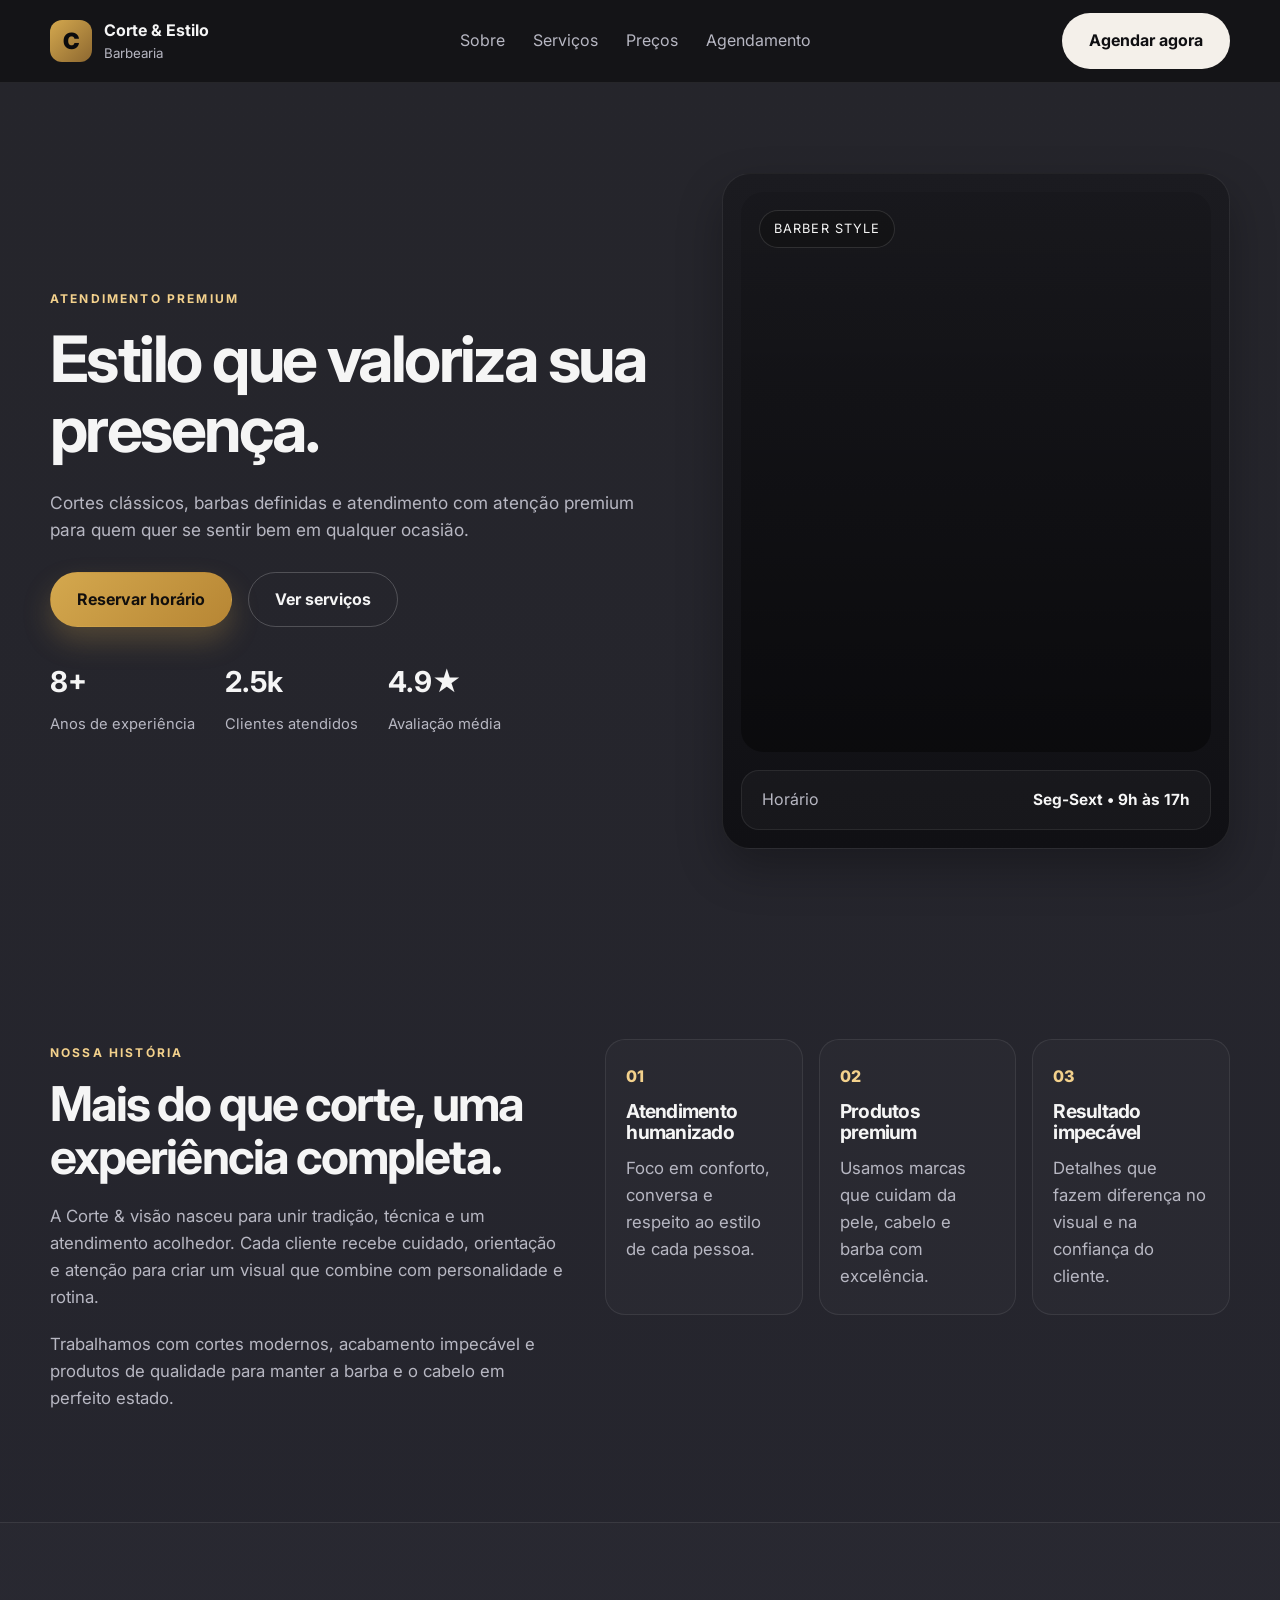
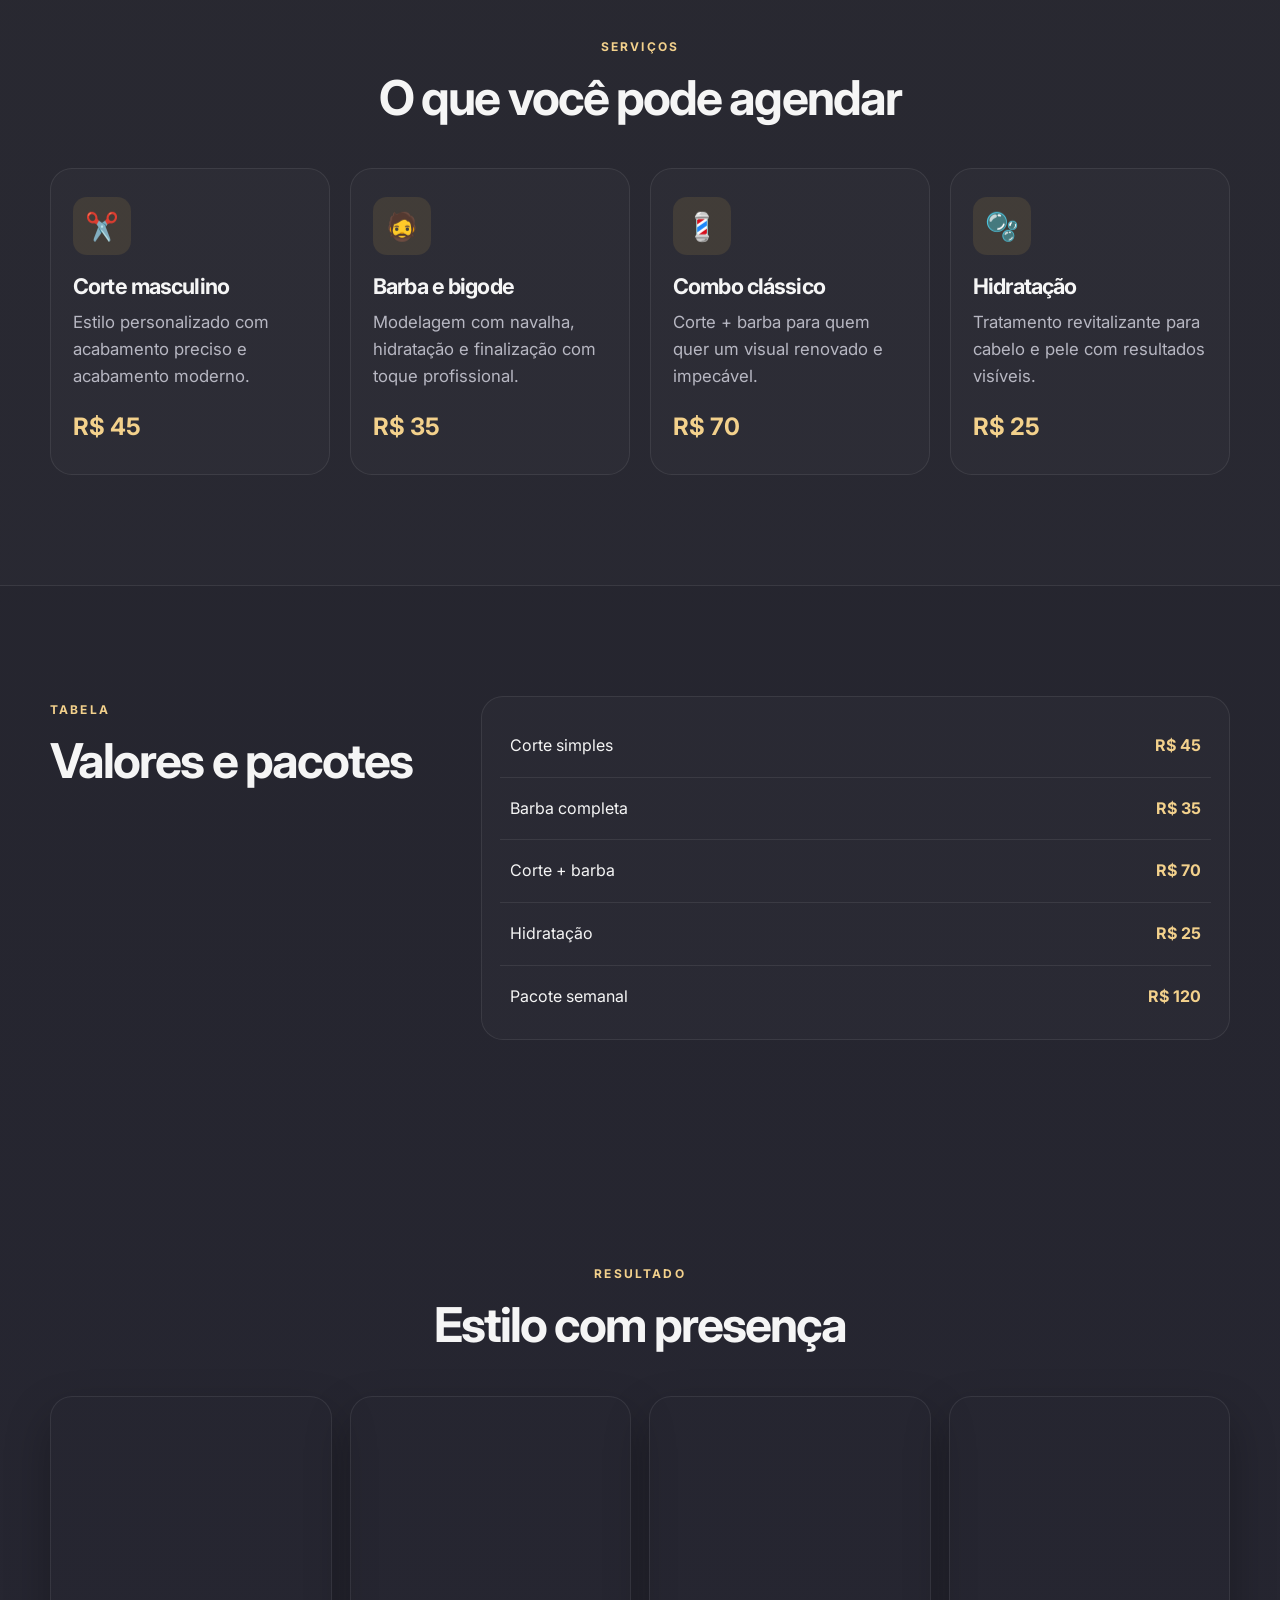
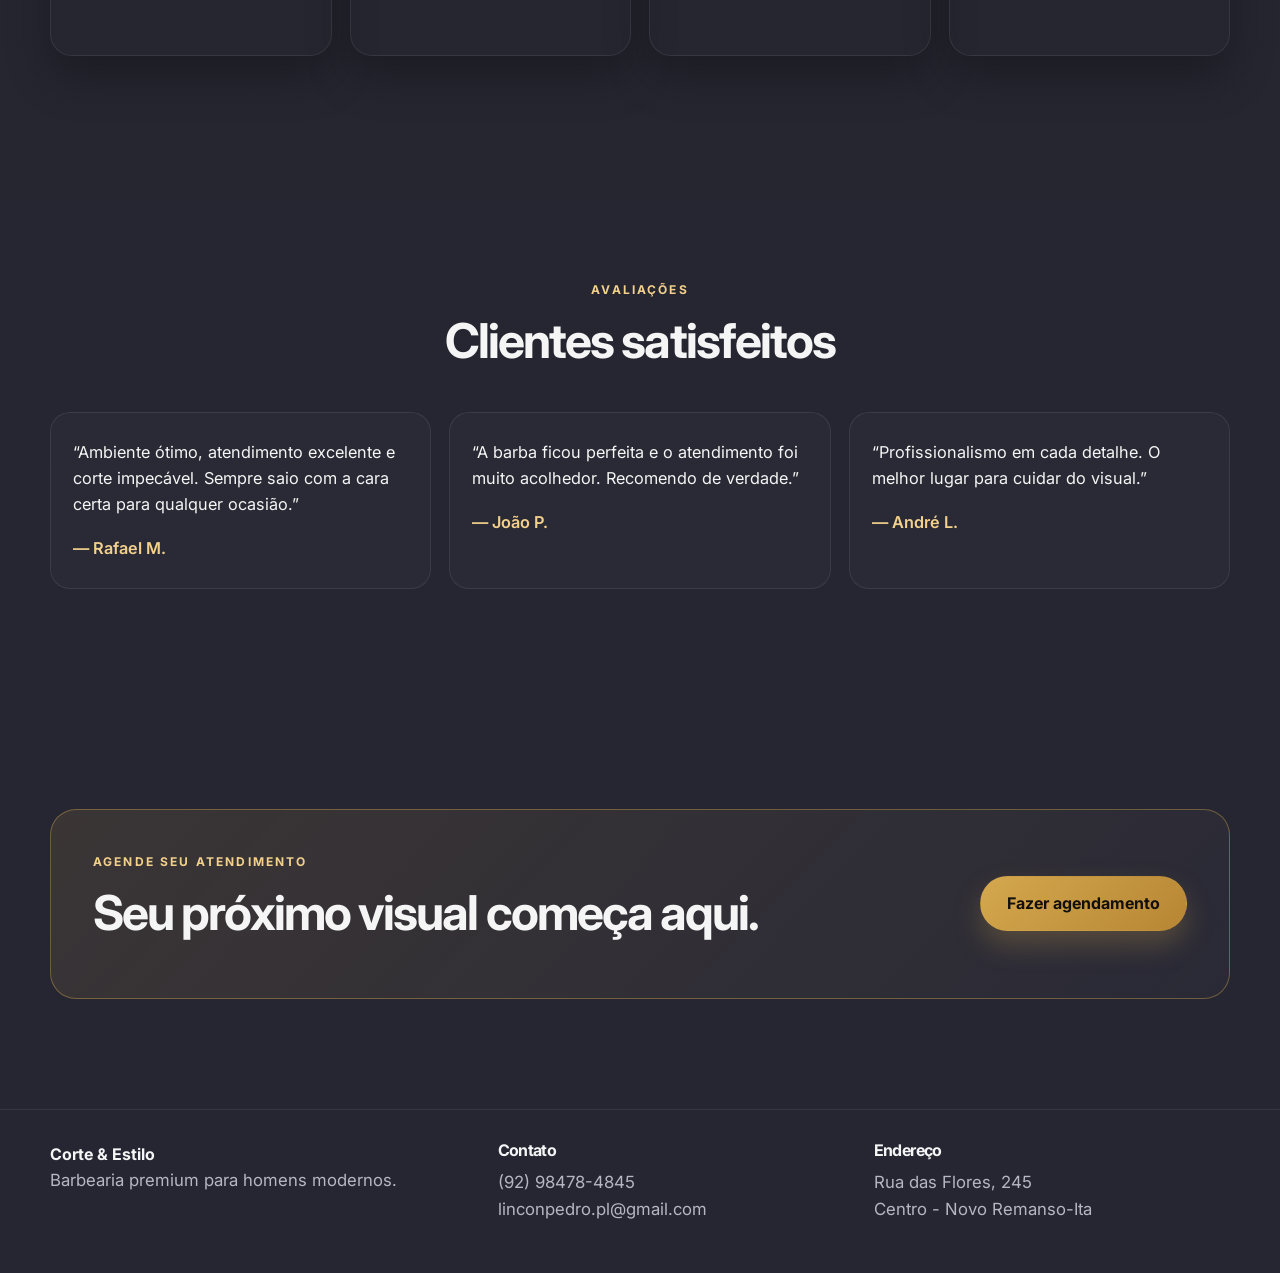
<file: barbearia/index.html>
<!DOCTYPE html>
<html lang="pt-br">
<head>
    <meta charset="UTF-8">
    <meta name="viewport" content="width=device-width, initial-scale=1.0">
    <title>Barbearia Corte & Estilo</title>
   
    <link rel="preconnect" href="https://fonts.googleapis.com">
    <link rel="preconnect" href="https://fonts.gstatic.com" crossorigin>
    <link href="https://fonts.googleapis.com/css2?family=Inter:wght@400;500;600;700;800;900&display=swap" rel="stylesheet">
    <link rel="stylesheet" href="style.css">
</head>
<body>
    <header class="topbar">
        <div class="container nav">
            <div class="logo">
                <span class="logo-mark">C</span>
                <div>
                    <strong>Corte & Estilo</strong>
                    <small>Barbearia</small>
                </div>
            </div>

            <nav>
                <a href="#sobre">Sobre</a>
                <a href="#servicos">Serviços</a>
                <a href="#precos">Preços</a>
                <a href="#agendamento">Agendamento</a>
            </nav>

            <a class="btn btn-dark" href="pag1.html">Agendar agora</a>
        </div>
    </header>

    <main>
        <section class="hero">
            <div class="container hero-grid">
                <div class="hero-copy">
                    <span class="eyebrow">Atendimento premium</span>
                    <h1>Estilo que valoriza sua presença.</h1>
                    <p>
                        Cortes clássicos, barbas definidas e atendimento com atenção premium para quem 
                        quer se sentir bem em qualquer ocasião.
                    </p>

                    <div class="hero-actions">
                        <a class="btn btn-gold" href="pag1.html">Reservar horário</a>
                        <a class="btn btn-light" href="#servicos">Ver serviços</a>
                    </div>

                    <div class="hero-stats">
                        <div>
                            <strong>8+</strong>
                            <span>Anos de experiência</span>
                        </div>
                        <div>
                            <strong>2.5k</strong>
                            <span>Clientes atendidos</span>
                        </div>
                        <div>
                            <strong>4.9★</strong>
                            <span>Avaliação média</span>
                        </div>
                    </div>
                </div>

                <div class="hero-visual">
                    <div class="card-visual">
                        <div class="photo-frame">
                            <div class="mini-badge">Barber style</div>
                        </div>
                        <div class="info-box">
                            <span>Horário</span>
                            <strong>Seg-Sext • 9h às 17h</strong>
                        </div>
                    </div>
                </div>
            </div>
        </section>

        <section id="sobre" class="about section">
            <div class="container about-grid">
                <div class="about-text">
                    <span class="eyebrow">Nossa história</span>
                    <h2>Mais do que corte, uma experiência completa.</h2>
                    <p>
                        A Corte & visão nasceu para unir tradição, técnica e um atendimento acolhedor. 
                        Cada cliente recebe cuidado, orientação e atenção para criar um visual que combine
                        com personalidade e rotina.
                    </p>
                    <p>
                        Trabalhamos com cortes modernos, acabamento impecável e produtos de qualidade para 
                        manter a barba e o cabelo em perfeito estado.
                    </p>
                </div>

                <div class="about-points">
                    <div class="point">
                        <span>01</span>
                        <h3>Atendimento humanizado</h3>
                        <p>Foco em conforto, conversa e respeito ao estilo de cada pessoa.</p>
                    </div>
                    <div class="point">
                        <span>02</span>
                        <h3>Produtos premium</h3>
                        <p>Usamos marcas que cuidam da pele, cabelo e barba com excelência.</p>
                    </div>
                    <div class="point">
                        <span>03</span>
                        <h3>Resultado impecável</h3>
                        <p>Detalhes que fazem diferença no visual e na confiança do cliente.</p>
                    </div>
                </div>
            </div>
        </section>

        <section id="servicos" class="services section">
            <div class="container">
                <div class="section-heading">
                    <span class="eyebrow">Serviços</span>
                    <h2>O que você pode agendar</h2>
                </div>

                <div class="cards-grid">
                    <article class="service-card">
                        <div class="icon">✂️</div>
                        <h3>Corte masculino</h3>
                        <p>Estilo personalizado com acabamento preciso e acabamento moderno.</p>
                        <strong>R$ 45</strong>
                    </article>

                    <article class="service-card">
                        <div class="icon">🧔</div>
                        <h3>Barba e bigode</h3>
                        <p>Modelagem com navalha, hidratação e finalização com toque profissional.</p>
                        <strong>R$ 35</strong>
                    </article>

                    <article class="service-card">
                        <div class="icon">💈</div>
                        <h3>Combo clássico</h3>
                        <p>Corte + barba para quem quer um visual renovado e impecável.</p>
                        <strong>R$ 70</strong>
                    </article>

                    <article class="service-card">
                        <div class="icon">🫧</div>
                        <h3>Hidratação</h3>
                        <p>Tratamento revitalizante para cabelo e pele com resultados visíveis.</p>
                        <strong>R$ 25</strong>
                    </article>
                </div>
            </div>
        </section>

        <section id="precos" class="pricing section">
            <div class="container pricing-box">
                <div class="section-heading left">
                    <span class="eyebrow">Tabela</span>
                    <h2>Valores e pacotes</h2>
                </div>

                <div class="price-list">
                    <div class="price-row">
                        <span>Corte simples</span>
                        <strong>R$ 45</strong>
                    </div>
                    <div class="price-row">
                        <span>Barba completa</span>
                        <strong>R$ 35</strong>
                    </div>
                    <div class="price-row">
                        <span>Corte + barba</span>
                        <strong>R$ 70</strong>
                    </div>
                    <div class="price-row">
                        <span>Hidratação</span>
                        <strong>R$ 25</strong>
                    </div>
                    <div class="price-row">
                        <span>Pacote semanal</span>
                        <strong>R$ 120</strong>
                    </div>
                </div>
            </div>
        </section>

        <section class="gallery section">
            <div class="container">
                <div class="section-heading">
                    <span class="eyebrow">Resultado</span>
                    <h2>Estilo com presença</h2>
                </div>

                <div class="gallery-grid">
                    <div class="item item-one"></div>
                    <div class="item item-two"></div>
                    <div class="item item-three"></div>
                    <div class="item item-four"></div>
                </div>
            </div>
        </section>

        <section class="testimonials section">
            <div class="container">
                <div class="section-heading">
                    <span class="eyebrow">Avaliações</span>
                    <h2>Clientes satisfeitos</h2>
                </div>

                <div class="testimonial-grid">
                    <blockquote>
                        “Ambiente ótimo, atendimento excelente e corte impecável. Sempre saio com a cara 
                        certa para qualquer ocasião.”
                        <footer>— Rafael M.</footer>
                    </blockquote>
                    <blockquote>
                        “A barba ficou perfeita e o atendimento foi muito acolhedor. Recomendo de verdade.”
                        <footer>— João P.</footer>
                    </blockquote>
                    <blockquote>
                        “Profissionalismo em cada detalhe. O melhor lugar para cuidar do visual.”
                        <footer>— André L.</footer>
                    </blockquote>
                </div>
            </div>
        </section>

        <section id="agendamento" class="cta section">
            <div class="container cta-box">
                <div>
                    <span class="eyebrow">Agende seu atendimento</span>
                    <h2>Seu próximo visual começa aqui.</h2>
                </div>
                <a class="btn btn-gold" href="pag1.html">Fazer agendamento</a>
            </div>
        </section>
    </main>

    <footer class="footer">
        <div class="container footer-grid">
            <div>
                <strong>Corte & Estilo</strong>
                <p>Barbearia premium para homens modernos.</p>
            </div>
            <div>
                <h4>Contato</h4>
                <p>(92) 98478-4845</p>
                <p>linconpedro.pl@gmail.com</p>
            </div>
            <div>
                <h4>Endereço</h4>
                <p>Rua das Flores, 245</p>
                <p>Centro - Novo Remanso-Ita</p>
            </div>
        </div>
    </footer>
</body>
</html>
</file>
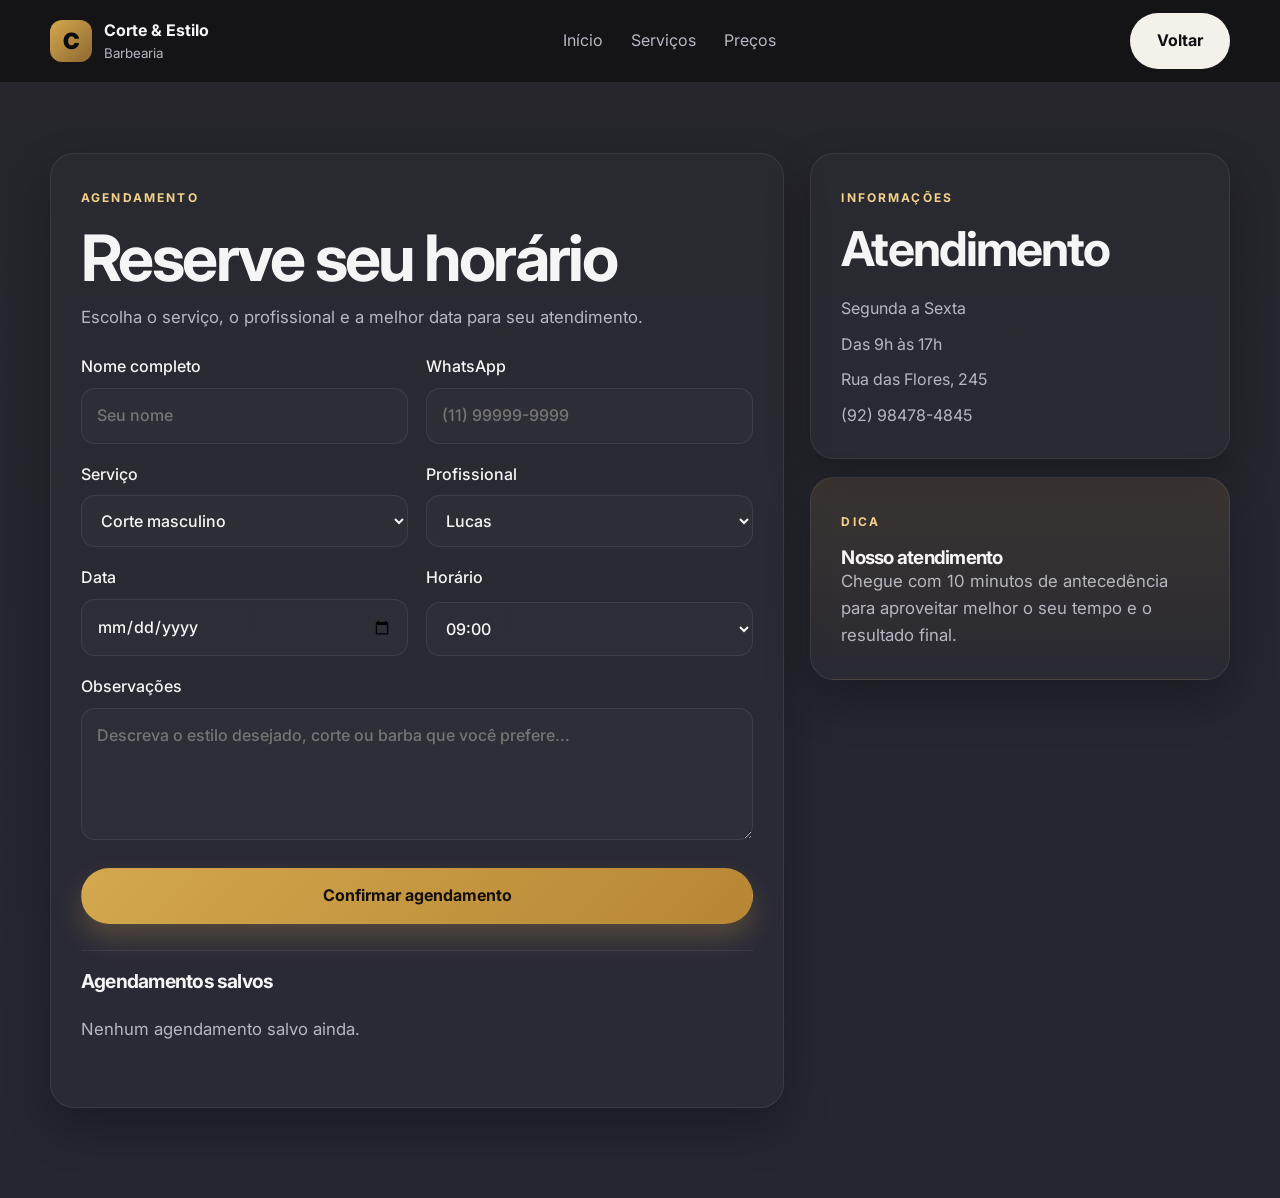
<file: barbearia/pag1.html>
<!DOCTYPE html>
<html lang="pt-br">
<head>
    <meta charset="UTF-8">
    <meta name="viewport" content="width=device-width, initial-scale=1.0">
    <title>Agendamento | Corte & Estilo</title>
    <meta name="description" content="Agende seu horário na barbearia Corte & Estilo.">
    <link rel="preconnect" href="https://fonts.googleapis.com">
    <link rel="preconnect" href="https://fonts.gstatic.com" crossorigin>
    <link href="https://fonts.googleapis.com/css2?family=Inter:wght@400;500;600;700;800;900&display=swap" rel="stylesheet">
    <link rel="stylesheet" href="style.css">
</head>
<body class="page-booking">
    <header class="topbar booking-header">
        <div class="container nav">
            <div class="logo">
                <span class="logo-mark">C</span>
                <div>
                    <strong>Corte & Estilo</strong>
                    <small>Barbearia</small>
                </div>
            </div>

            <nav>
                <a href="index.html">Início</a>
                <a href="index.html#servicos">Serviços</a>
                <a href="index.html#precos">Preços</a>
            </nav>

            <a class="btn btn-dark" href="index.html">Voltar</a>
        </div>
    </header>

    <main class="booking-main">
        <section class="booking-hero">
            <div class="container booking-layout">
                <div class="booking-card">
                    <span class="eyebrow">Agendamento</span>
                    <h1>Reserve seu horário</h1>
                    <p>Escolha o serviço, o profissional e a melhor data para seu atendimento.</p>

                    <form class="booking-form" id="formAgendamento">
                        <div class="field-row">
                            <label>
                                Nome completo
                                <input type="text" name="nome" placeholder="Seu nome" required>
                            </label>
                            <label>
                                WhatsApp
                                <input type="tel" name="whatsapp" placeholder="(11) 99999-9999" required>
                            </label>
                        </div>

                        <div class="field-row">
                            <label>
                                Serviço
                                <select name="servico" required>
                                    <option value="Corte masculino">Corte masculino</option>
                                    <option value="Barba e bigode">Barba e bigode</option>
                                    <option value="Combo clássico">Combo clássico</option>
                                    <option value="Hidratação">Hidratação</option>
                                </select>
                            </label>
                            <label>
                                Profissional
                                <select name="profissional" required>
                                    <option value="Lucas">Lucas</option>
                                    <option value="Mateus">Mateus</option>
                                    <option value="Rafael">Rafael</option>
                                </select>
                            </label>
                        </div>

                        <div class="field-row">
                            <label>
                                Data
                                <input type="date" name="data" required>
                            </label>
                            <label>
                                Horário
                                <select name="horario" required>
                                    <option value="09:00">09:00</option>
                                    <option value="10:30">10:30</option>
                                    <option value="12:00">12:00</option>
                                    <option value="14:00">14:00</option>
                                    <option value="16:30">16:30</option>
                                    <option value="18:00">18:00</option>
                                </select>
                            </label>
                        </div>

                        <label>
                            Observações
                            <textarea name="observacoes" rows="4" placeholder="Descreva o estilo desejado, corte ou barba que você prefere..."></textarea>
                        </label>

                        <button type="submit" class="btn btn-gold full-width">Confirmar agendamento</button>
                    </form>

                    <div class="saved-section">
                        <h3>Agendamentos salvos</h3>
                        <div id="listaAgendamentos" class="agendamentos-lista"></div>
                    </div>
                </div>

                <aside class="info-panel">
                    <div class="panel-box">
                        <span class="eyebrow">Informações</span>
                        <h2>Atendimento</h2>
                        <ul>
                            <li>Segunda a Sexta</li>
                            <li>Das 9h às 17h</li>
                            <li>Rua das Flores, 245</li>
                            <li>(92) 98478-4845</li>
                        </ul>
                    </div>

                    <div class="panel-box highlight">
                        <span class="eyebrow">Dica</span>
                        <h3>Nosso atendimento</h3>
                        <p>Chegue com 10 minutos de antecedência para aproveitar melhor o seu tempo e o resultado final.</p>
                    </div>
                </aside>
            </div>
        </section>
    </main>

    <script>
        const form = document.getElementById('formAgendamento');
        const listaAgendamentos = document.getElementById('listaAgendamentos');

        function carregarAgendamentos() {
            const agendamentos = JSON.parse(localStorage.getItem('agendamentos') || '[]');

            if (!agendamentos.length) {
                listaAgendamentos.innerHTML = '<p class="empty-state">Nenhum agendamento salvo ainda.</p>';
                return;
            }

            listaAgendamentos.innerHTML = agendamentos.map((cliente, index) => `
                <div class="agendamento-item">
                    <div>
                        <strong>${cliente.nome}</strong>
                        <p>${cliente.servico} • ${cliente.data} às ${cliente.horario}</p>
                        <small>${cliente.whatsapp}</small>
                    </div>
                    <button type="button" class="delete-btn" data-index="${index}">Excluir</button>
                </div>
            `).join('');

            document.querySelectorAll('.delete-btn').forEach(botao => {
                botao.addEventListener('click', function () {
                    const indice = Number(this.dataset.index);
                    const agendamentosAtualizados = JSON.parse(localStorage.getItem('agendamentos') || '[]');
                    agendamentosAtualizados.splice(indice, 1);
                    localStorage.setItem('agendamentos', JSON.stringify(agendamentosAtualizados));
                    carregarAgendamentos();
                });
            });
        }

        form.addEventListener('submit', function (event) {
            event.preventDefault();

            const dadosCliente = {
                nome: form.nome.value,
                whatsapp: form.whatsapp.value,
                servico: form.servico.value,
                profissional: form.profissional.value,
                data: form.data.value,
                horario: form.horario.value,
                observacoes: form.observacoes.value,
                criadoEm: new Date().toISOString()
            };

            const agendamentos = JSON.parse(localStorage.getItem('agendamentos') || '[]');
            agendamentos.push(dadosCliente);
            localStorage.setItem('agendamentos', JSON.stringify(agendamentos));

            alert('Agendamento salvo com sucesso!');
            form.reset();
            carregarAgendamentos();
        });

        carregarAgendamentos();
    </script>
</body>
</html>
</file>
<file: barbearia/style.css>
:root {
    --bg: #0f0f12;
    --bg-soft: #17171d;
    --panel: #1d1d24;
    --panel-2: #2b2b35;
    --gold: #d4a84e;
    --gold-soft: #f3d18c;
    --text: #f5f5f5;
    --muted: #b7b7c2;
    --line: rgba(255, 255, 255, 0.08);
    --shadow: 0 20px 45px rgba(0, 0, 0, 0.28);
}

* {
    margin: 0;
    padding: 0;
    box-sizing: border-box;
}

html {
    scroll-behavior: smooth;
}

body {
    font-family: 'Inter', sans-serif;
    background: linear-gradient(180deg, #25252b 0%, #262633 100%);
    color: var(--text);
    line-height: 1.6;
}

img {
    max-width: 100%;
    display: block;
}

a {
    text-decoration: none;
    color: inherit;
}

button,
input,
select,
textarea {
    font: inherit;
}

.container {
    width: min(1180px, calc(100% - 32px));
    margin: 0 auto;
}

.section {
    padding: 110px 0;
}

.eyebrow {
    display: inline-block;
    font-size: 12px;
    letter-spacing: 0.18em;
    text-transform: uppercase;
    color: var(--gold-soft);
    margin-bottom: 16px;
    font-weight: 700;
}

h1, h2, h3, h4 {
    line-height: 1.1;
    letter-spacing: -0.04em;
}

h1 {
    font-size: clamp(2.8rem, 5vw, 5rem);
    margin-bottom: 24px;
}

h2 {
    font-size: clamp(2rem, 4vw, 3rem);
    margin-bottom: 20px;
}

p {
    color: var(--muted);
    font-size: 1.05rem;
}

.topbar {
    position: sticky;
    top: 0;
    z-index: 50;
    backdrop-filter: blur(12px);
    background: rgba(15, 15, 18, 0.75);
    border-bottom: 1px solid var(--line);
}

.nav {
    display: flex;
    align-items: center;
    justify-content: space-between;
    min-height: 82px;
    gap: 24px;
}

.logo {
    display: flex;
    align-items: center;
    gap: 12px;
}

.logo-mark {
    display: grid;
    place-items: center;
    width: 42px;
    height: 42px;
    border-radius: 12px;
    background: linear-gradient(135deg, var(--gold), #8d6830);
    color: #0b0b0d;
    font-weight: 900;
    font-size: 1.4rem;
}

.logo strong {
    display: block;
    font-size: 1rem;
}

.logo small {
    color: var(--muted);
    display: block;
}

nav {
    display: flex;
    align-items: center;
    gap: 28px;
    color: var(--muted);
}

nav a {
    transition: color 0.2s ease;
}

nav a:hover {
    color: var(--gold-soft);
}

.btn {
    display: inline-flex;
    align-items: center;
    justify-content: center;
    border-radius: 999px;
    padding: 14px 26px;
    font-weight: 700;
    transition: transform 0.2s ease, box-shadow 0.2s ease;
    border: 1px solid transparent;
}

.btn:hover {
    transform: translateY(-2px);
}

.btn-dark {
    background: #f4f0ea;
    color: #0f0f12;
}

.btn-gold {
    background: linear-gradient(135deg, var(--gold) 0%, #b78634 100%);
    color: #120f0d;
    box-shadow: 0 14px 28px rgba(212, 168, 78, 0.25);
}

.btn-light {
    background: transparent;
    border-color: rgba(255, 255, 255, 0.2);
    color: var(--text);
}

.hero {
    padding: 90px 0 80px;
}

.hero-grid {
    display: grid;
    grid-template-columns: 1.1fr 0.9fr;
    align-items: center;
    gap: 52px;
}

.hero-copy p {
    max-width: 620px;
    margin-bottom: 28px;
    font-size: 1.08rem;
}

.hero-actions {
    display: flex;
    flex-wrap: wrap;
    gap: 16px;
    margin-bottom: 32px;
}

.hero-stats {
    display: flex;
    flex-wrap: wrap;
    gap: 30px;
}

.hero-stats div {
    min-width: 120px;
}

.hero-stats strong {
    display: block;
    font-size: 1.8rem;
    margin-bottom: 6px;
}

.hero-stats span {
    color: var(--muted);
    font-size: 0.92rem;
}

.hero-visual {
    display: flex;
    justify-content: center;
}

.card-visual {
    width: min(510px, 100%);
    background: linear-gradient(180deg, #1b1b20 0%, #101014 100%);
    border: 1px solid var(--line);
    border-radius: 28px;
    padding: 18px;
    box-shadow: var(--shadow);
}

.photo-frame {
    position: relative;
    min-height: 560px;
    border-radius: 22px;
    background:
        linear-gradient(180deg, rgba(0, 0, 0, 0.1), rgba(0, 0, 0, 0.4)),
        url('https://images.unsplash.com/photo-1517832606299-7ae9b720a186?auto=format&fit=crop&w=900&q=80') center/cover no-repeat;
}

.mini-badge {
    position: absolute;
    top: 18px;
    left: 18px;
    background: rgba(19, 19, 20, 0.75);
    border: 1px solid rgba(255, 255, 255, 0.12);
    border-radius: 999px;
    padding: 8px 14px;
    font-size: 0.8rem;
    letter-spacing: 0.08em;
    text-transform: uppercase;
}

.info-box {
    display: flex;
    justify-content: space-between;
    align-items: center;
    gap: 12px;
    margin-top: 18px;
    background: rgba(255, 255, 255, 0.03);
    border: 1px solid var(--line);
    border-radius: 18px;
    padding: 16px 20px;
}

.info-box span {
    color: var(--muted);
}

.info-box strong {
    font-size: 0.96rem;
}

.about-grid {
    display: grid;
    grid-template-columns: 1fr 1.2fr;
    gap: 35px;
    align-items: start;
}

.about-text p + p {
    margin-top: 20px;
}

.about-points { 
    display: grid;
    grid-template-columns: repeat(3, minmax(0, 1fr));
    gap: 16px;
}

.point { 
    padding: 24px 20px;
    border: 1px solid var(--line);
    border-radius: 20px;
    background: rgba(255, 255, 255, 0.02);
}

.point span {
    display: inline-block;
    font-weight: 800;
    color: var(--gold-soft);
    margin-bottom: 12px;
}

.point h3 {
    margin-bottom: 12px;
    font-size: 1.2rem;
}

.services {
    background: rgba(255, 255, 255, 0.015);
    border-top: 1px solid var(--line);
    border-bottom: 1px solid var(--line);
}

.section-heading {
    text-align: center;
    margin-bottom: 44px;
}

.section-heading.left {
    text-align: left;
    margin-bottom: 28px;
}

.cards-grid {
    display: grid;
    grid-template-columns: repeat(4, minmax(0, 1fr));
    gap: 20px;
}

.service-card {
    padding: 28px 22px;
    border: 1px solid var(--line);
    border-radius: 22px;
    background: rgba(255, 255, 255, 0.02);
    transition: transform 0.2s ease, border-color 0.2s ease;
}

.service-card:hover {
    transform: translateY(-4px);
    border-color: rgba(212, 168, 78, 0.5);
}

.icon {
    width: 58px;
    height: 58px;
    display: grid;
    place-items: center;
    font-size: 1.7rem;
    border-radius: 14px;
    background: rgba(212, 168, 78, 0.12);
    margin-bottom: 20px;
}

.service-card h3 {
    margin-bottom: 10px;
    font-size: 1.35rem;
}

.service-card p {
    margin-bottom: 18px;
}

.service-card strong {
    color: var(--gold-soft);
    font-size: 1.5rem;
}

.pricing-box {
    display: grid;
    grid-template-columns: 0.7fr 1.3fr;
    gap: 28px;
    align-items: start;
}

.price-list {
    background: rgba(255, 255, 255, 0.02);
    border: 1px solid var(--line);
    border-radius: 22px;
    padding: 18px 18px 12px;
}

.price-row {
    display: flex;
    justify-content: space-between;
    gap: 16px;
    padding: 18px 10px;
    border-bottom: 1px solid var(--line);
}

.price-row:last-child {
    border-bottom: none;
}

.price-row strong {
    color: var(--gold-soft);
}

.gallery-grid {
    display: grid;
    grid-template-columns: repeat(4, minmax(0, 1fr));
    gap: 18px;
}

.item {
    min-height: 260px;
    border-radius: 22px;
    border: 1px solid var(--line);
    background-size: cover;
    background-position: center;
    box-shadow: var(--shadow);
}

.item-one {
    background-image: url('https://images.unsplash.com/photo-1503951914875-452162b0f3ce?auto=format&fit=crop&w=800&q=80');
}

.item-two {
    background-image: url('https://images.unsplash.com/photo-1521590832167-7bcbfaa6381f?auto=format&fit=crop&w=800&q=80');
}

.item-three {
    background-image: url('https://images.unsplash.com/photo-1556228578-8c89e6adf883?auto=format&fit=crop&w=800&q=80');
}

.item-four {
    background-image: url('https://images.unsplash.com/photo-1512496015851-a90fb38ba796?auto=format&fit=crop&w=800&q=80');
}

.testimonial-grid {
    display: grid;
    grid-template-columns: repeat(3, minmax(0, 1fr));
    gap: 18px;
}

blockquote {
    padding: 26px 22px;
    border-radius: 20px;
    border: 1px solid var(--line);
    background: rgba(255, 255, 255, 0.02);
    color: var(--text);
    font-size: 1.02rem;
}

blockquote footer {
    margin-top: 18px;
    color: var(--gold-soft);
    font-weight: 600;
}

.cta-box {
    display: flex;
    justify-content: space-between;
    align-items: center;
    gap: 20px;
    padding: 38px 42px;
    border-radius: 26px;
    border: 1px solid rgba(212, 168, 78, 0.4);
    background: linear-gradient(135deg, rgba(212, 168, 78, 0.12), rgba(255, 255, 255, 0.02));
}

.footer {
    padding: 32px 0 50px;
    border-top: 1px solid var(--line);
}

.footer-grid {
    display: grid;
    grid-template-columns: 1.2fr 1fr 1fr;
    gap: 20px;
}

.footer h4 {
    margin-bottom: 10px;
    font-size: 1rem;
}

.page-booking {
    min-height: 100vh;
}

.booking-header {
    position: static;
}

.booking-main {
    padding: 70px 0 90px;
}

.booking-layout {
    display: grid;
    grid-template-columns: 1.4fr 0.8fr;
    gap: 26px;
    align-items: start;
}

.booking-card,
.panel-box {
    background: rgba(255, 255, 255, 0.02);
    border: 1px solid var(--line);
    border-radius: 24px;
    padding: 30px;
    box-shadow: var(--shadow);
}

.booking-card h1 {
    margin-bottom: 10px;
}

.booking-card p {
    margin-bottom: 24px;
}

.booking-form {
    display: grid;
    gap: 18px;
}

.field-row {
    display: grid;
    grid-template-columns: repeat(2, minmax(0, 1fr));
    gap: 18px;
}

label {
    display: grid;
    gap: 8px;
    color: var(--text);
    font-weight: 500;
}

input,
select,
textarea {
    width: 100%;
    border: 1px solid var(--line);
    background: rgba(255, 255, 255, 0.02);
    color: var(--text);
    border-radius: 14px;
    padding: 14px 15px;
    outline: none;
}

input:focus,
select:focus,
textarea:focus {
    border-color: rgba(212, 168, 78, 0.7);
    box-shadow: 0 0 0 3px rgba(212, 168, 78, 0.12);
}

textarea {
    resize: vertical;
    min-height: 110px;
}

.full-width {
    width: 100%;
    margin-top: 10px;
}

.info-panel {
    display: grid;
    gap: 18px;
}

.panel-box ul {
    list-style: none;
    display: grid;
    gap: 10px;
    color: var(--muted);
    margin-top: 18px;
}

.panel-box.highlight {
    background: linear-gradient(180deg, rgba(212, 168, 78, 0.12), rgba(255, 255, 255, 0.02));
}

.saved-section {
    margin-top: 26px;
    padding-top: 20px;
    border-top: 1px solid var(--line);
}

.saved-section h3 {
    margin-bottom: 14px;
    font-size: 1.2rem;
}

.agendamentos-lista {
    display: grid;
    gap: 12px;
}

.agendamento-item {
    display: flex;
    justify-content: space-between;
    gap: 12px;
    align-items: center;
    padding: 14px 16px;
    border: 1px solid var(--line);
    border-radius: 14px;
    background: rgba(255, 255, 255, 0.02);
}

.agendamento-item strong {
    display: block;
    margin-bottom: 4px;
}

.agendamento-item p,
.agendamento-item small {
    margin: 0;
    color: var(--muted);
}

.empty-state {
    color: var(--muted);
    padding: 10px 0;
}

.delete-btn {
    border: none;
    border-radius: 10px;
    background: rgba(255, 100, 100, 0.12);
    color: #ffb3b3;
    cursor: pointer;
    padding: 8px 10px;
    font-weight: 600;
}

@media (max-width: 980px) {
    .hero-grid,
    .about-grid,
    .pricing-box,
    .booking-layout,
    .footer-grid {
        grid-template-columns: 1fr;
    }

    .cards-grid,
    .gallery-grid,
    .testimonial-grid,
    .about-points {
        grid-template-columns: repeat(2, minmax(0, 1fr));
    }

    nav {
        display: none;
    }
}

@media (max-width: 640px) {
    .cards-grid,
    .gallery-grid,
    .testimonial-grid,
    .about-points,
    .field-row {
        grid-template-columns: 1fr;
    }

    .hero {
        padding-top: 62px;
    }

    .cta-box {
        flex-direction: column;
        align-items: flex-start;
        padding: 26px 22px;
    }

    .photo-frame {
        min-height: 430px;
    }

    .booking-card,
    .panel-box {
        padding: 22px 18px;
    }
}
</file>
